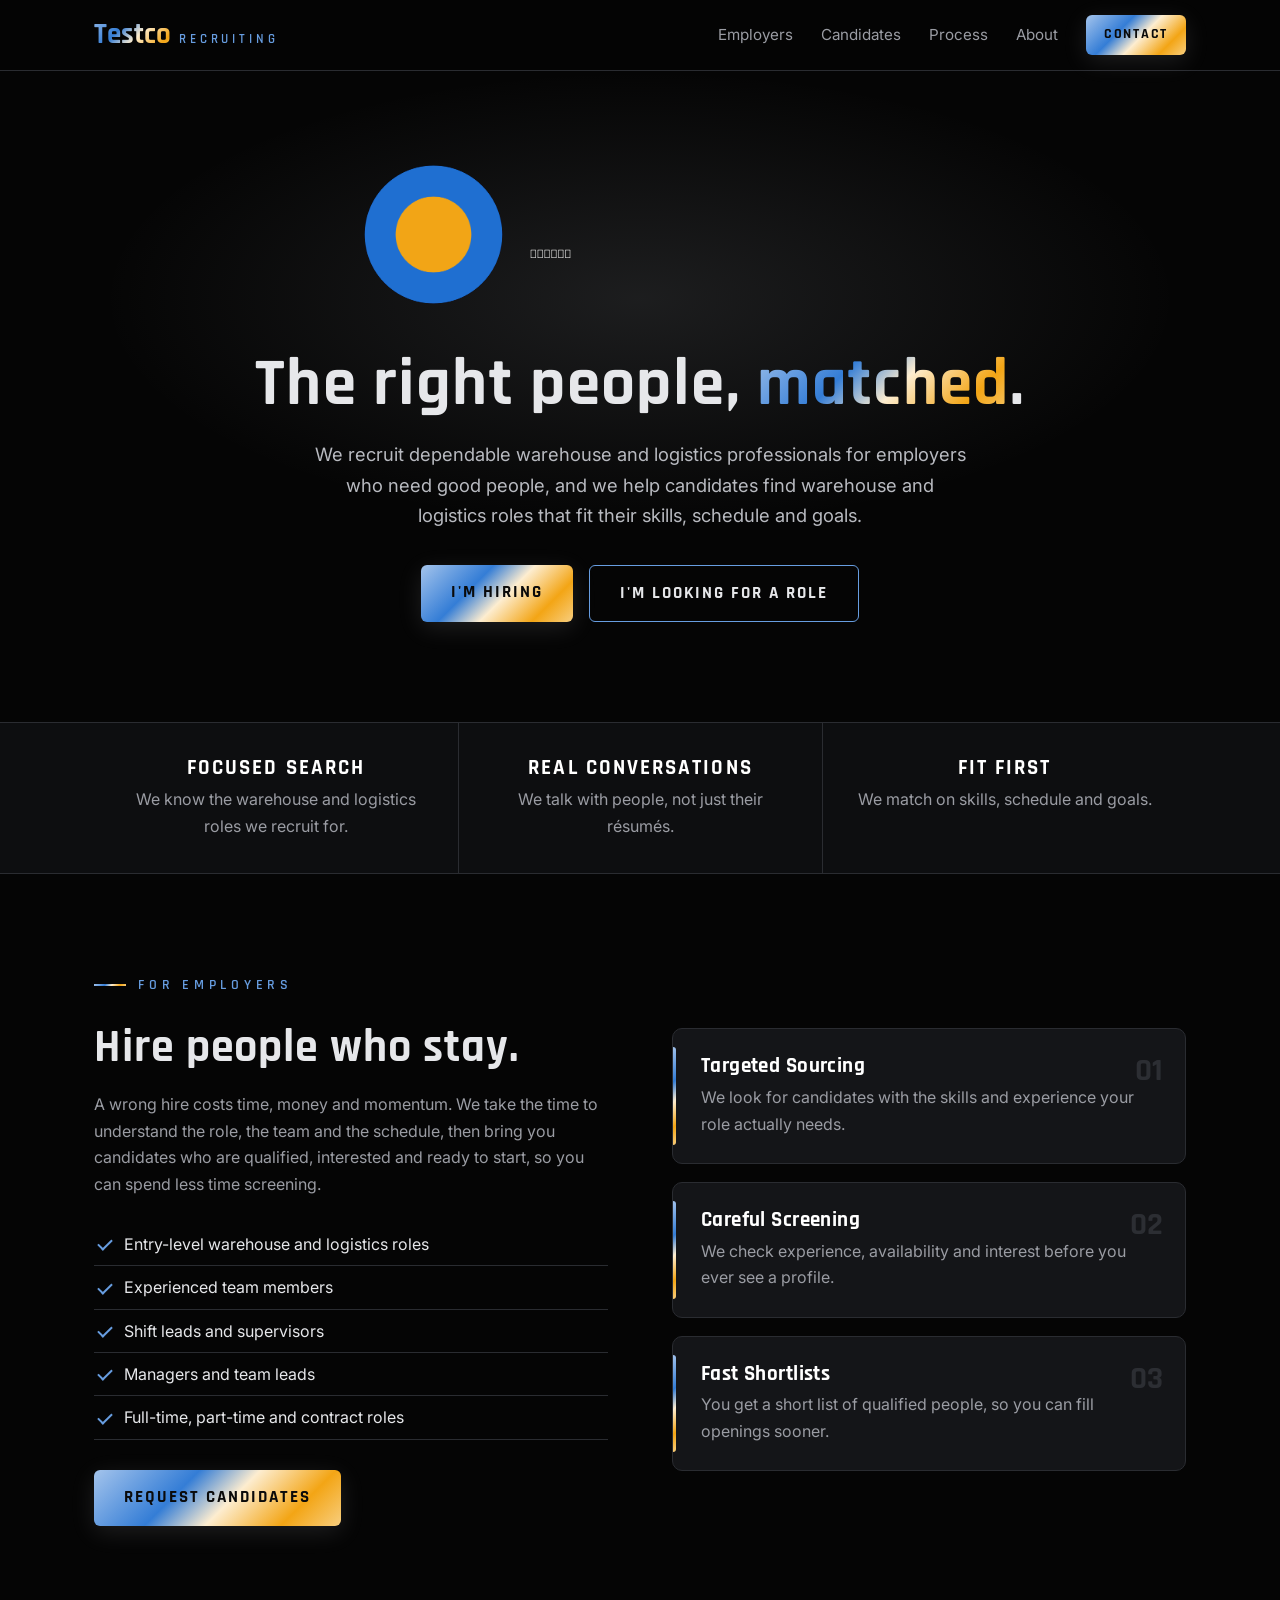
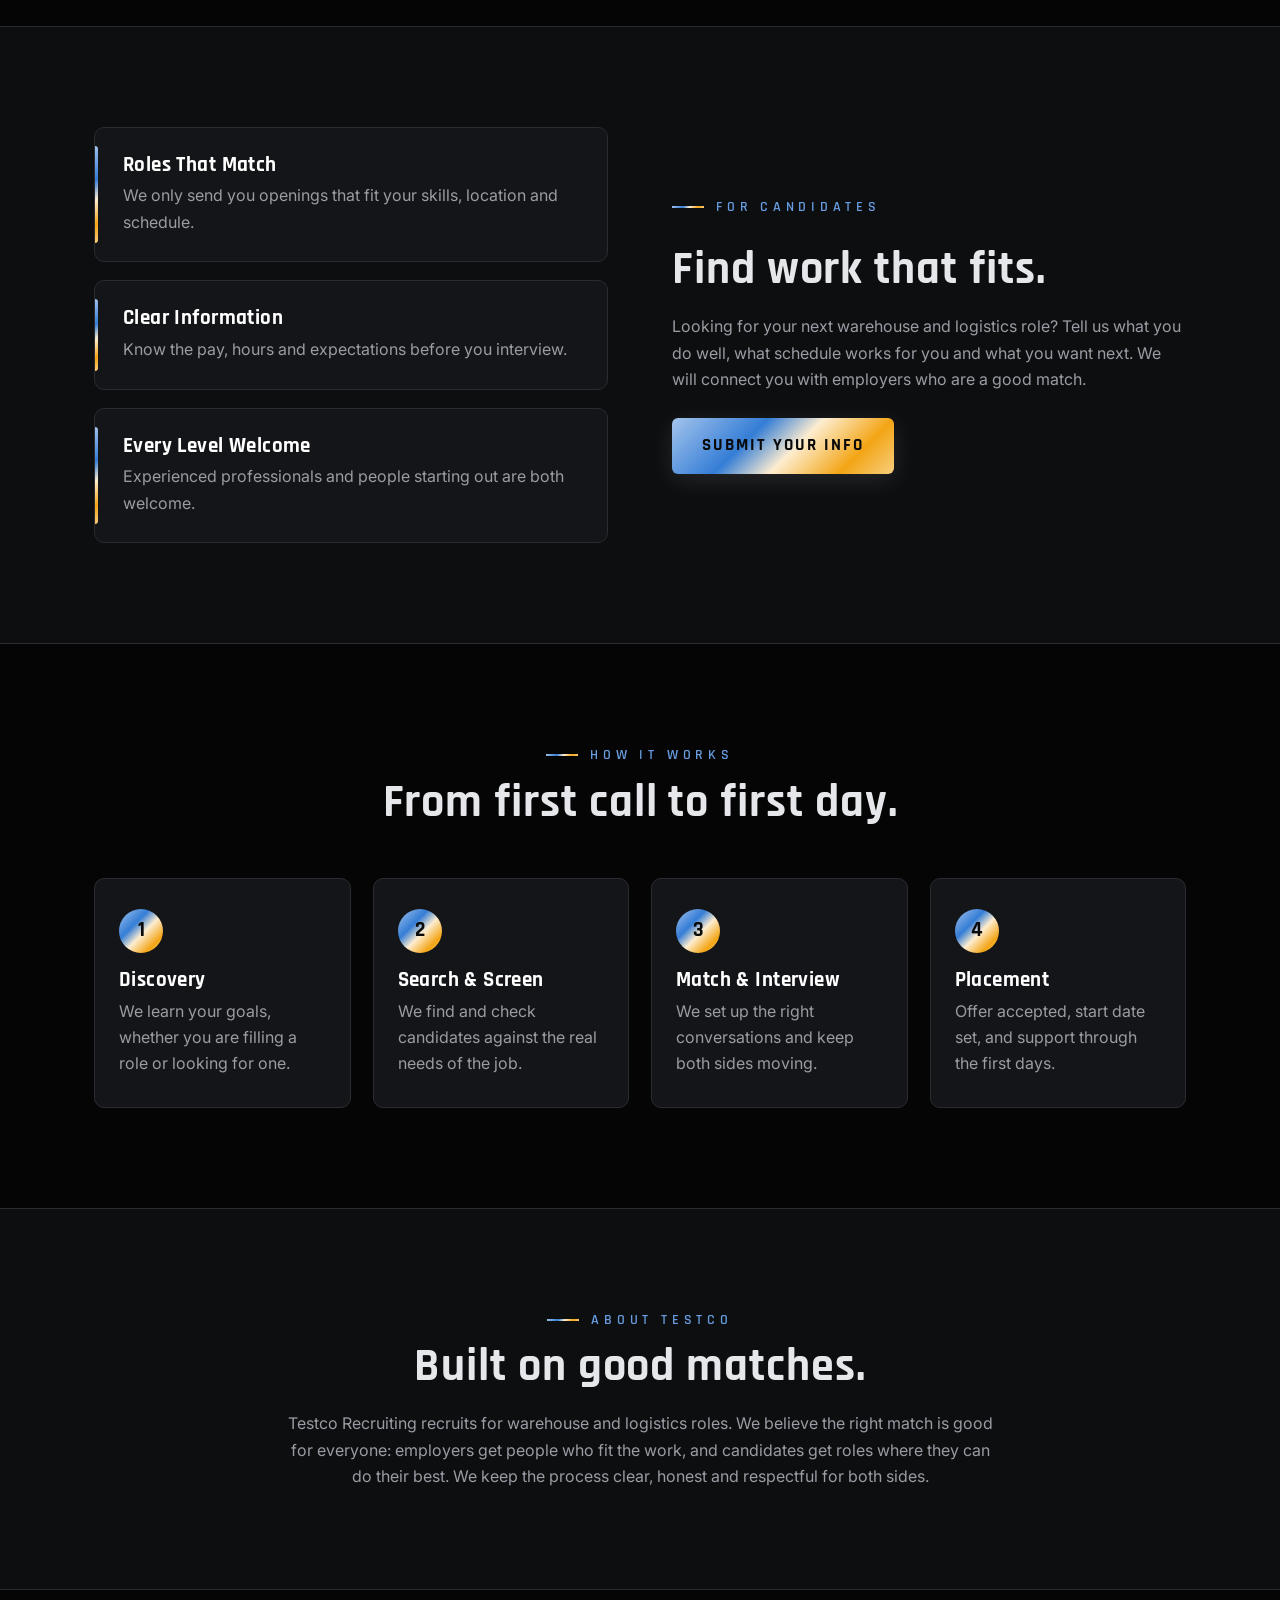
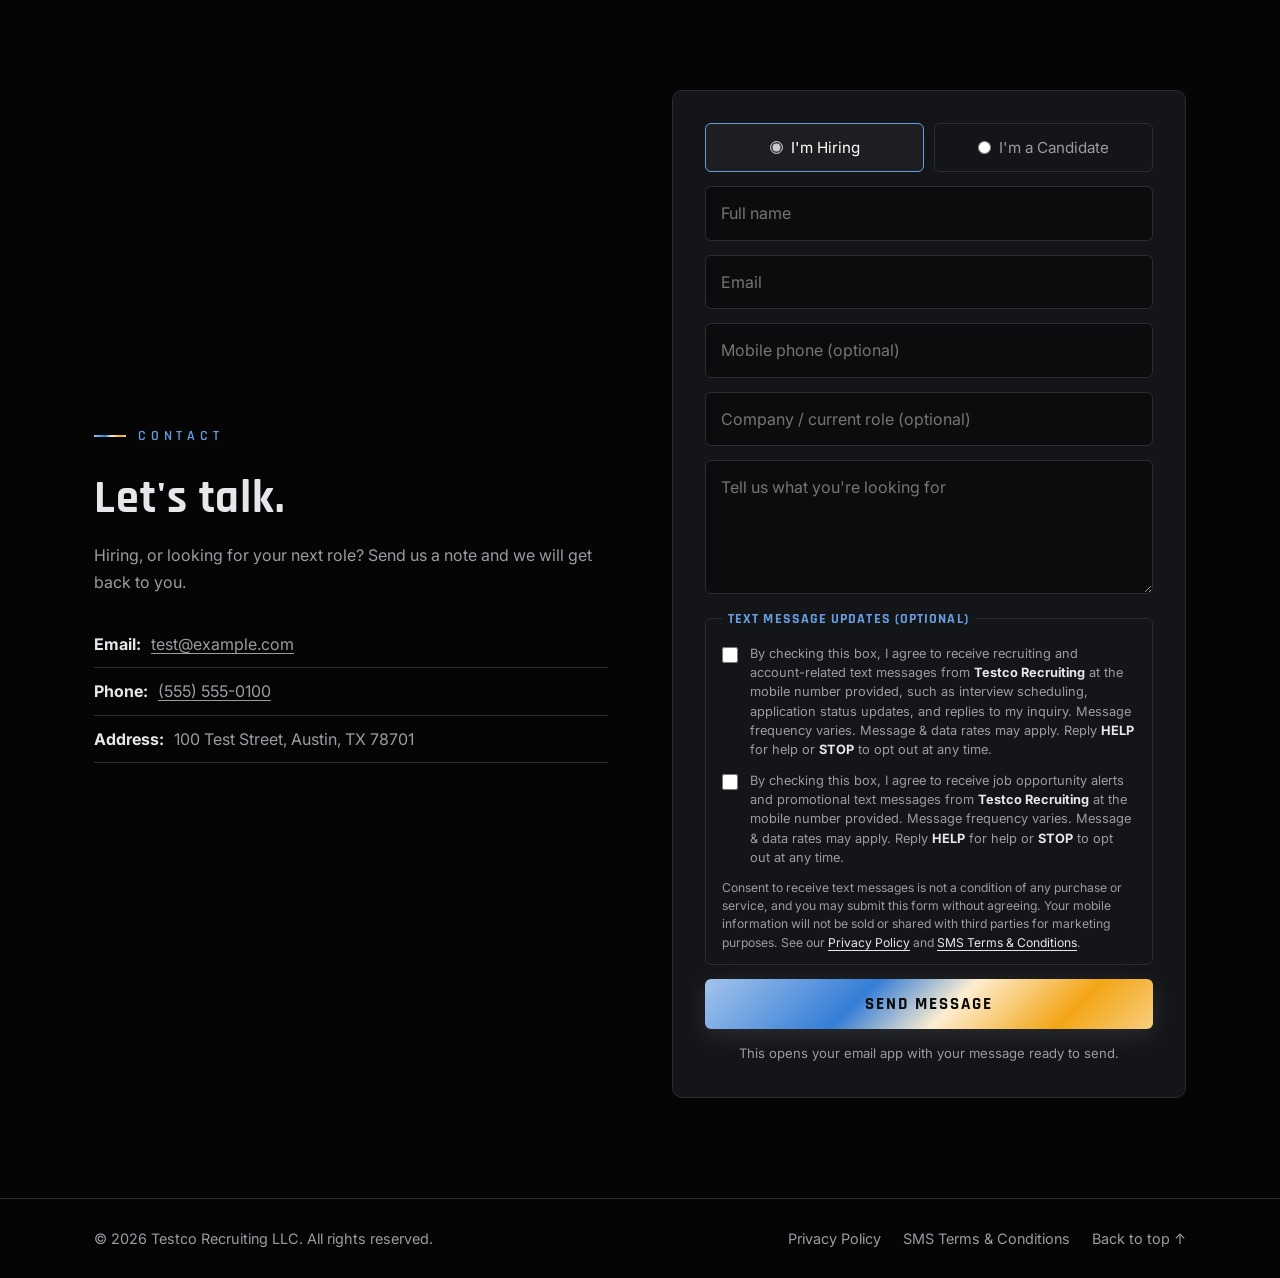
<file: index.html>
<!DOCTYPE html>
<html lang="en">
<head>
  <meta charset="UTF-8">
  <meta name="viewport" content="width=device-width, initial-scale=1.0">
  <title>Testco Recruiting | Warehouse and Logistics Recruiting</title>
  <meta name="description" content="Testco Recruiting connects employers with dependable warehouse and logistics professionals, and helps candidates find warehouse and logistics roles that fit their skills and goals.">
  <link rel="icon" href="assets/favicon.png" type="image/png">
  <link rel="apple-touch-icon" href="assets/apple-touch-icon.png">
  <link rel="preconnect" href="https://fonts.googleapis.com">
  <link rel="preconnect" href="https://fonts.gstatic.com" crossorigin>
  <link href="https://fonts.googleapis.com/css2?family=Rajdhani:wght@500;600;700&family=Inter:wght@400;500;600&display=swap" rel="stylesheet">
  <link rel="stylesheet" href="styles.css">
  <link rel="canonical" href="https://rh-test-mwv553a9.sites.recruithopper.com/">
</head>
<body>

  <header class="nav" id="top">
    <div class="container nav-inner">
      <a href="#top" class="brand" aria-label="Testco Recruiting home">
        <span class="brand-mark">Testco</span>
        <span class="brand-sub">Recruiting</span>
      </a>
      <button class="nav-toggle" aria-label="Open menu" aria-expanded="false">
        <span></span><span></span><span></span>
      </button>
      <nav class="nav-links">
        <a href="#employers">Employers</a>
        <a href="#candidates">Candidates</a>
        <a href="#process">Process</a>
        <a href="#about">About</a>
        <a href="#contact" class="btn btn-small">Contact</a>
      </nav>
    </div>
  </header>

  <main>
    <!-- HERO -->
    <section class="hero">
      <div class="hero-glow"></div>
      <div class="container hero-inner">
        <img src="assets/logo.png" alt="Testco Recruiting logo" class="hero-logo">
        <h1>The right people, <span class="metal">matched</span>.</h1>
        <p class="lead">We recruit dependable warehouse and logistics professionals for employers who need good people, and we help candidates find warehouse and logistics roles that fit their skills, schedule and goals.</p>
        <div class="hero-ctas">
          <a href="#employers" class="btn">I'm Hiring</a>
          <a href="#candidates" class="btn btn-outline">I'm Looking for a Role</a>
        </div>
      </div>
    </section>

    <!-- VALUE STRIP -->
    <section class="strip">
      <div class="container strip-grid">
        <div><h3>Focused Search</h3><p>We know the warehouse and logistics roles we recruit for.</p></div>
        <div><h3>Real Conversations</h3><p>We talk with people, not just their résumés.</p></div>
        <div><h3>Fit First</h3><p>We match on skills, schedule and goals.</p></div>
      </div>
    </section>

    <!-- EMPLOYERS -->
    <section class="section" id="employers">
      <div class="container two-col">
        <div>
          <p class="eyebrow">For Employers</p>
          <h2>Hire people who stay.</h2>
          <p>A wrong hire costs time, money and momentum. We take the time to understand the role, the team and the schedule, then bring you candidates who are qualified, interested and ready to start, so you can spend less time screening.</p>
          <ul class="checks">
            <li>Entry-level warehouse and logistics roles</li>
            <li>Experienced team members</li>
            <li>Shift leads and supervisors</li>
            <li>Managers and team leads</li>
            <li>Full-time, part-time and contract roles</li>
          </ul>
          <a href="#contact" class="btn">Request Candidates</a>
        </div>
        <div class="card-stack">
          <div class="card">
            <span class="card-num">01</span>
            <h3>Targeted Sourcing</h3>
            <p>We look for candidates with the skills and experience your role actually needs.</p>
          </div>
          <div class="card">
            <span class="card-num">02</span>
            <h3>Careful Screening</h3>
            <p>We check experience, availability and interest before you ever see a profile.</p>
          </div>
          <div class="card">
            <span class="card-num">03</span>
            <h3>Fast Shortlists</h3>
            <p>You get a short list of qualified people, so you can fill openings sooner.</p>
          </div>
        </div>
      </div>
    </section>

    <!-- CANDIDATES -->
    <section class="section section-alt" id="candidates">
      <div class="container two-col reverse">
        <div class="card-stack">
          <div class="card">
            <h3>Roles That Match</h3>
            <p>We only send you openings that fit your skills, location and schedule.</p>
          </div>
          <div class="card">
            <h3>Clear Information</h3>
            <p>Know the pay, hours and expectations before you interview.</p>
          </div>
          <div class="card">
            <h3>Every Level Welcome</h3>
            <p>Experienced professionals and people starting out are both welcome.</p>
          </div>
        </div>
        <div>
          <p class="eyebrow">For Candidates</p>
          <h2>Find work that fits.</h2>
          <p>Looking for your next warehouse and logistics role? Tell us what you do well, what schedule works for you and what you want next. We will connect you with employers who are a good match.</p>
          <a href="#contact" class="btn">Submit Your Info</a>
        </div>
      </div>
    </section>

    <!-- PROCESS -->
    <section class="section" id="process">
      <div class="container">
        <p class="eyebrow center">How It Works</p>
        <h2 class="center">From first call to first day.</h2>
        <div class="steps">
          <div class="step"><span>1</span><h3>Discovery</h3><p>We learn your goals, whether you are filling a role or looking for one.</p></div>
          <div class="step"><span>2</span><h3>Search &amp; Screen</h3><p>We find and check candidates against the real needs of the job.</p></div>
          <div class="step"><span>3</span><h3>Match &amp; Interview</h3><p>We set up the right conversations and keep both sides moving.</p></div>
          <div class="step"><span>4</span><h3>Placement</h3><p>Offer accepted, start date set, and support through the first days.</p></div>
        </div>
      </div>
    </section>

    <!-- ABOUT -->
    <section class="section section-alt" id="about">
      <div class="container narrow center">
        <p class="eyebrow">About Testco</p>
        <h2>Built on good matches.</h2>
        <p>Testco Recruiting recruits for warehouse and logistics roles. We believe the right match is good for everyone: employers get people who fit the work, and candidates get roles where they can do their best. We keep the process clear, honest and respectful for both sides.</p>
      </div>
    </section>

    <!-- CONTACT -->
    <section class="section" id="contact">
      <div class="container two-col">
        <div>
          <p class="eyebrow">Contact</p>
          <h2>Let's talk.</h2>
          <p>Hiring, or looking for your next role? Send us a note and we will get back to you.</p>
          <ul class="contact-list">
            <li><strong>Email:</strong> <a href="mailto:test@example.com" class="js-email">test@example.com</a></li>
            <li><strong>Phone:</strong> <span class="js-phone"><a href="tel:+15555550100">(555) 555-0100</a></span></li>
            <li><strong>Address:</strong> <span class="js-address">100 Test Street, Austin, TX 78701</span></li>
          </ul>
        </div>
        <form class="contact-form" id="contactForm">
          <div class="toggle">
            <label><input type="radio" name="type" value="Employer" checked> I'm Hiring</label>
            <label><input type="radio" name="type" value="Candidate"> I'm a Candidate</label>
          </div>
          <input type="text" name="name" placeholder="Full name" required>
          <input type="email" name="email" placeholder="Email" required>
          <input type="tel" name="phone" placeholder="Mobile phone (optional)">
          <input type="text" name="company" placeholder="Company / current role (optional)">
          <textarea name="message" rows="4" placeholder="Tell us what you're looking for" required></textarea>

          <!-- SMS opt-in (10DLC / A2P compliant): optional, unchecked by default, not required to submit -->
          <fieldset class="consent">
            <legend>Text message updates (optional)</legend>
            <label class="consent-item">
              <input type="checkbox" name="sms_consent_service" value="yes">
              <span>By checking this box, I agree to receive recruiting and account-related text messages from <strong>Testco Recruiting</strong> at the mobile number provided, such as interview scheduling, application status updates, and replies to my inquiry. Message frequency varies. Message &amp; data rates may apply. Reply <strong>HELP</strong> for help or <strong>STOP</strong> to opt out at any time.</span>
            </label>
            <label class="consent-item">
              <input type="checkbox" name="sms_consent_marketing" value="yes">
              <span>By checking this box, I agree to receive job opportunity alerts and promotional text messages from <strong>Testco Recruiting</strong> at the mobile number provided. Message frequency varies. Message &amp; data rates may apply. Reply <strong>HELP</strong> for help or <strong>STOP</strong> to opt out at any time.</span>
            </label>
            <p class="consent-note">Consent to receive text messages is not a condition of any purchase or service, and you may submit this form without agreeing. Your mobile information will not be sold or shared with third parties for marketing purposes. See our <a href="privacy.html">Privacy Policy</a> and <a href="terms.html">SMS Terms &amp; Conditions</a>.</p>
          </fieldset>

          <button type="submit" class="btn btn-full">Send Message</button>
          <p class="form-note">This opens your email app with your message ready to send.</p>
        </form>
      </div>
    </section>
  </main>

  <footer class="footer">
    <div class="container footer-inner">
      <span>&copy; <span id="year"></span> <span class="js-legal-name">Testco Recruiting LLC</span>. All rights reserved.</span>
      <nav class="footer-links">
        <a href="privacy.html">Privacy Policy</a>
        <a href="terms.html">SMS Terms &amp; Conditions</a>
        <a href="#top">Back to top &uarr;</a>
      </nav>
    </div>
  </footer>

  <script src="script.js"></script>
</body>
</html>
</file>
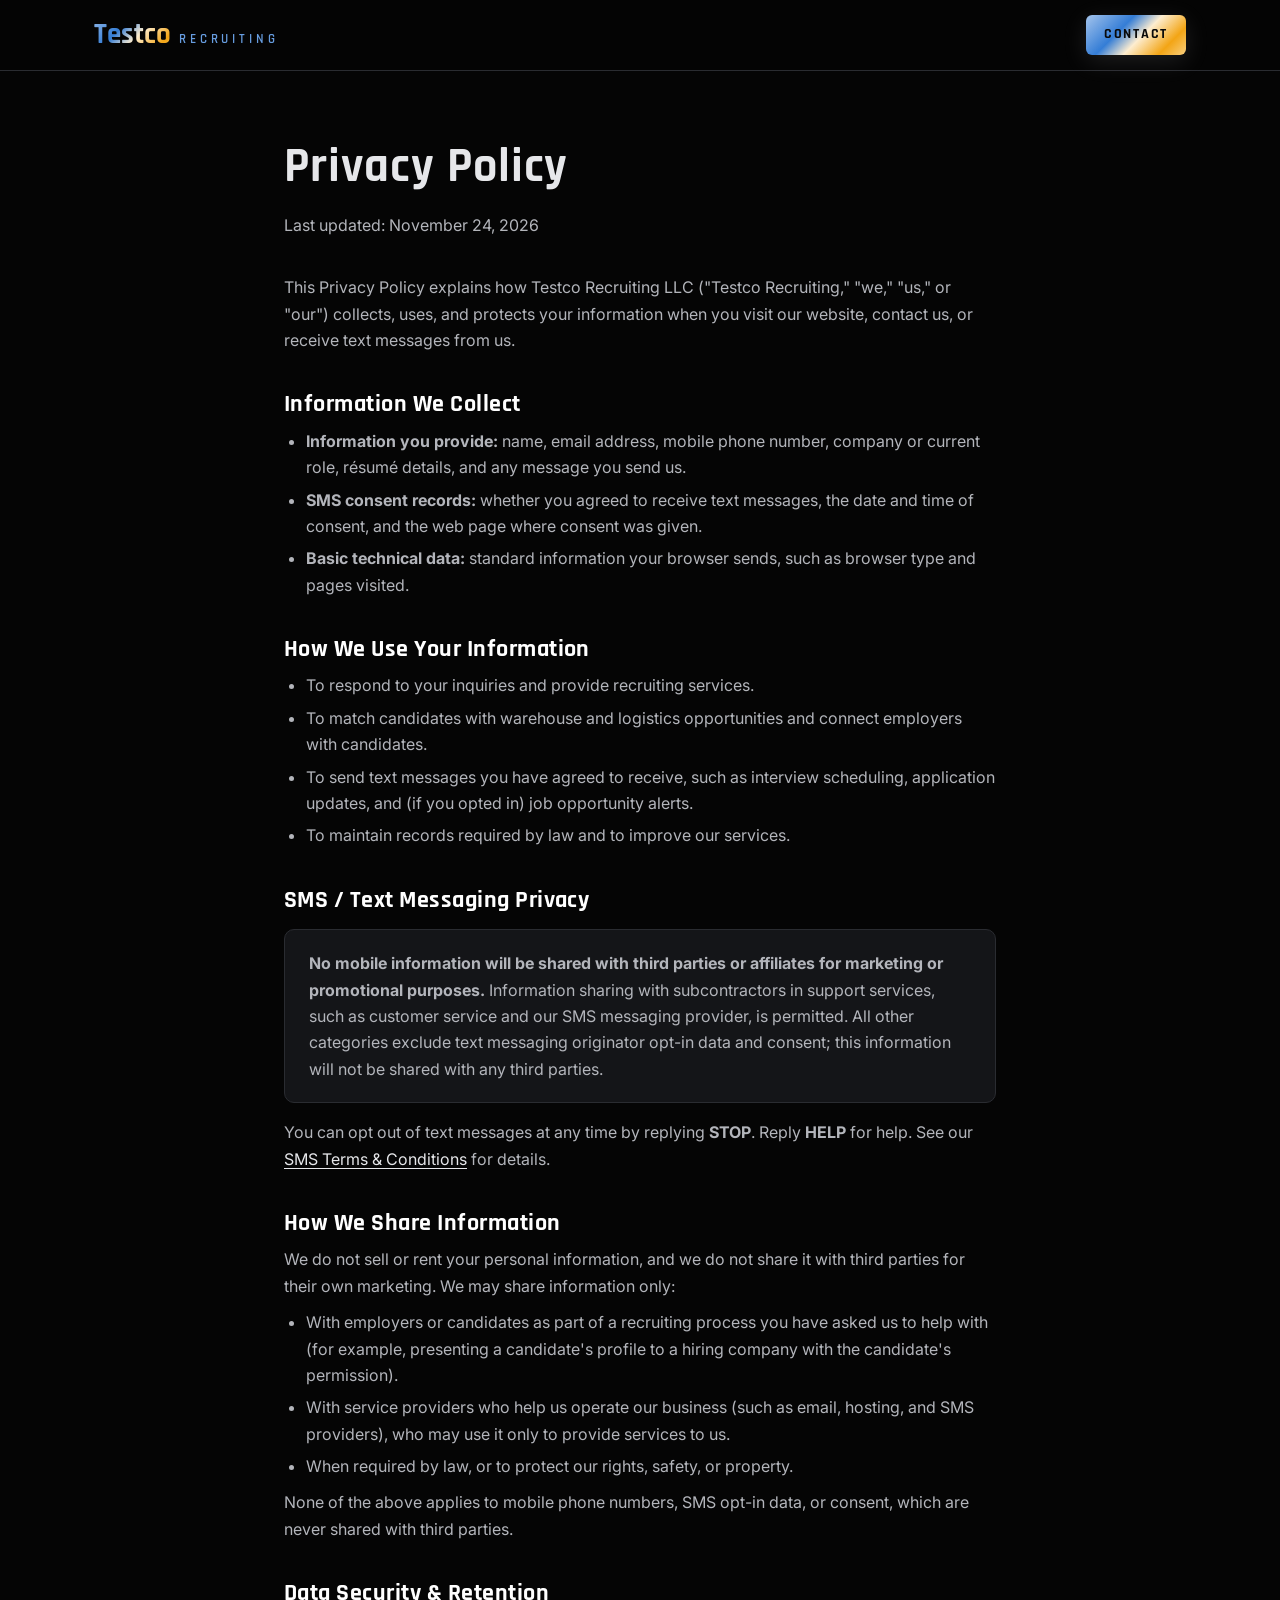
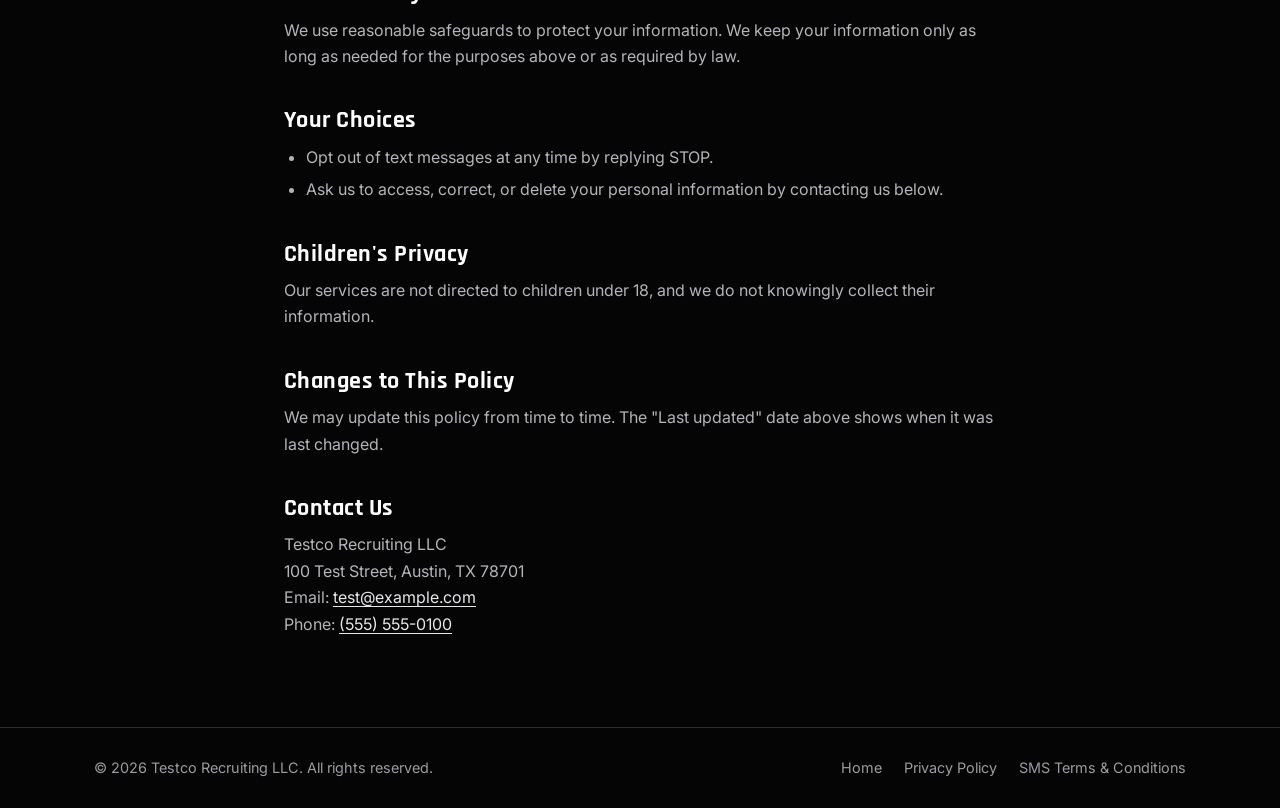
<file: privacy.html>
<!DOCTYPE html>
<html lang="en">
<head>
  <meta charset="UTF-8">
  <meta name="viewport" content="width=device-width, initial-scale=1.0">
  <title>Privacy Policy | Testco Recruiting</title>
  <link rel="icon" href="assets/favicon.png" type="image/png">
  <link rel="apple-touch-icon" href="assets/apple-touch-icon.png">
  <link href="https://fonts.googleapis.com/css2?family=Rajdhani:wght@500;600;700&family=Inter:wght@400;500;600&display=swap" rel="stylesheet">
  <link rel="stylesheet" href="styles.css">
  <link rel="canonical" href="https://rh-test-mwv553a9.sites.recruithopper.com/privacy.html">
</head>
<body>
  <header class="nav">
    <div class="container nav-inner">
      <a href="index.html" class="brand" aria-label="Testco Recruiting home">
        <span class="brand-mark">Testco</span><span class="brand-sub">Recruiting</span>
      </a>
      <nav class="nav-links" style="position:static;max-height:none;flex-direction:row;background:none;border:0">
        <a href="index.html#contact" class="btn btn-small">Contact</a>
      </nav>
    </div>
  </header>

  <main class="legal">
    <div class="container narrow">
      <h1>Privacy Policy</h1>
      <p class="updated">Last updated: November 24, 2026</p>

      <p>This Privacy Policy explains how <span class="js-legal-name">Testco Recruiting LLC</span> ("Testco Recruiting," "we," "us," or "our") collects, uses, and protects your information when you visit our website, contact us, or receive text messages from us.</p>

      <h2>Information We Collect</h2>
      <ul>
        <li><strong>Information you provide:</strong> name, email address, mobile phone number, company or current role, résumé details, and any message you send us.</li>
        <li><strong>SMS consent records:</strong> whether you agreed to receive text messages, the date and time of consent, and the web page where consent was given.</li>
        <li><strong>Basic technical data:</strong> standard information your browser sends, such as browser type and pages visited.</li>
      </ul>

      <h2>How We Use Your Information</h2>
      <ul>
        <li>To respond to your inquiries and provide recruiting services.</li>
        <li>To match candidates with warehouse and logistics opportunities and connect employers with candidates.</li>
        <li>To send text messages you have agreed to receive, such as interview scheduling, application updates, and (if you opted in) job opportunity alerts.</li>
        <li>To maintain records required by law and to improve our services.</li>
      </ul>

      <h2>SMS / Text Messaging Privacy</h2>
      <div class="box">
        <p><strong>No mobile information will be shared with third parties or affiliates for marketing or promotional purposes.</strong> Information sharing with subcontractors in support services, such as customer service and our SMS messaging provider, is permitted. All other categories exclude text messaging originator opt-in data and consent; this information will not be shared with any third parties.</p>
      </div>
      <p>You can opt out of text messages at any time by replying <strong>STOP</strong>. Reply <strong>HELP</strong> for help. See our <a href="terms.html">SMS Terms &amp; Conditions</a> for details.</p>

      <h2>How We Share Information</h2>
      <p>We do not sell or rent your personal information, and we do not share it with third parties for their own marketing. We may share information only:</p>
      <ul>
        <li>With employers or candidates as part of a recruiting process you have asked us to help with (for example, presenting a candidate's profile to a hiring company with the candidate's permission).</li>
        <li>With service providers who help us operate our business (such as email, hosting, and SMS providers), who may use it only to provide services to us.</li>
        <li>When required by law, or to protect our rights, safety, or property.</li>
      </ul>
      <p>None of the above applies to mobile phone numbers, SMS opt-in data, or consent, which are never shared with third parties.</p>

      <h2>Data Security &amp; Retention</h2>
      <p>We use reasonable safeguards to protect your information. We keep your information only as long as needed for the purposes above or as required by law.</p>

      <h2>Your Choices</h2>
      <ul>
        <li>Opt out of text messages at any time by replying STOP.</li>
        <li>Ask us to access, correct, or delete your personal information by contacting us below.</li>
      </ul>

      <h2>Children's Privacy</h2>
      <p>Our services are not directed to children under 18, and we do not knowingly collect their information.</p>

      <h2>Changes to This Policy</h2>
      <p>We may update this policy from time to time. The "Last updated" date above shows when it was last changed.</p>

      <h2>Contact Us</h2>
      <p>
        <span class="js-legal-name">Testco Recruiting LLC</span><br>
        <span class="js-address">100 Test Street, Austin, TX 78701</span><br>
        Email: <a href="mailto:test@example.com" class="js-email">test@example.com</a><br>
        Phone: <span class="js-phone"><a href="tel:+15555550100">(555) 555-0100</a></span>
      </p>
    </div>
  </main>

  <footer class="footer">
    <div class="container footer-inner">
      <span>&copy; <span id="year"></span> <span class="js-legal-name">Testco Recruiting LLC</span>. All rights reserved.</span>
      <nav class="footer-links">
        <a href="index.html">Home</a>
        <a href="privacy.html">Privacy Policy</a>
        <a href="terms.html">SMS Terms &amp; Conditions</a>
      </nav>
    </div>
  </footer>
  <script src="script.js"></script>
</body>
</html>
</file>
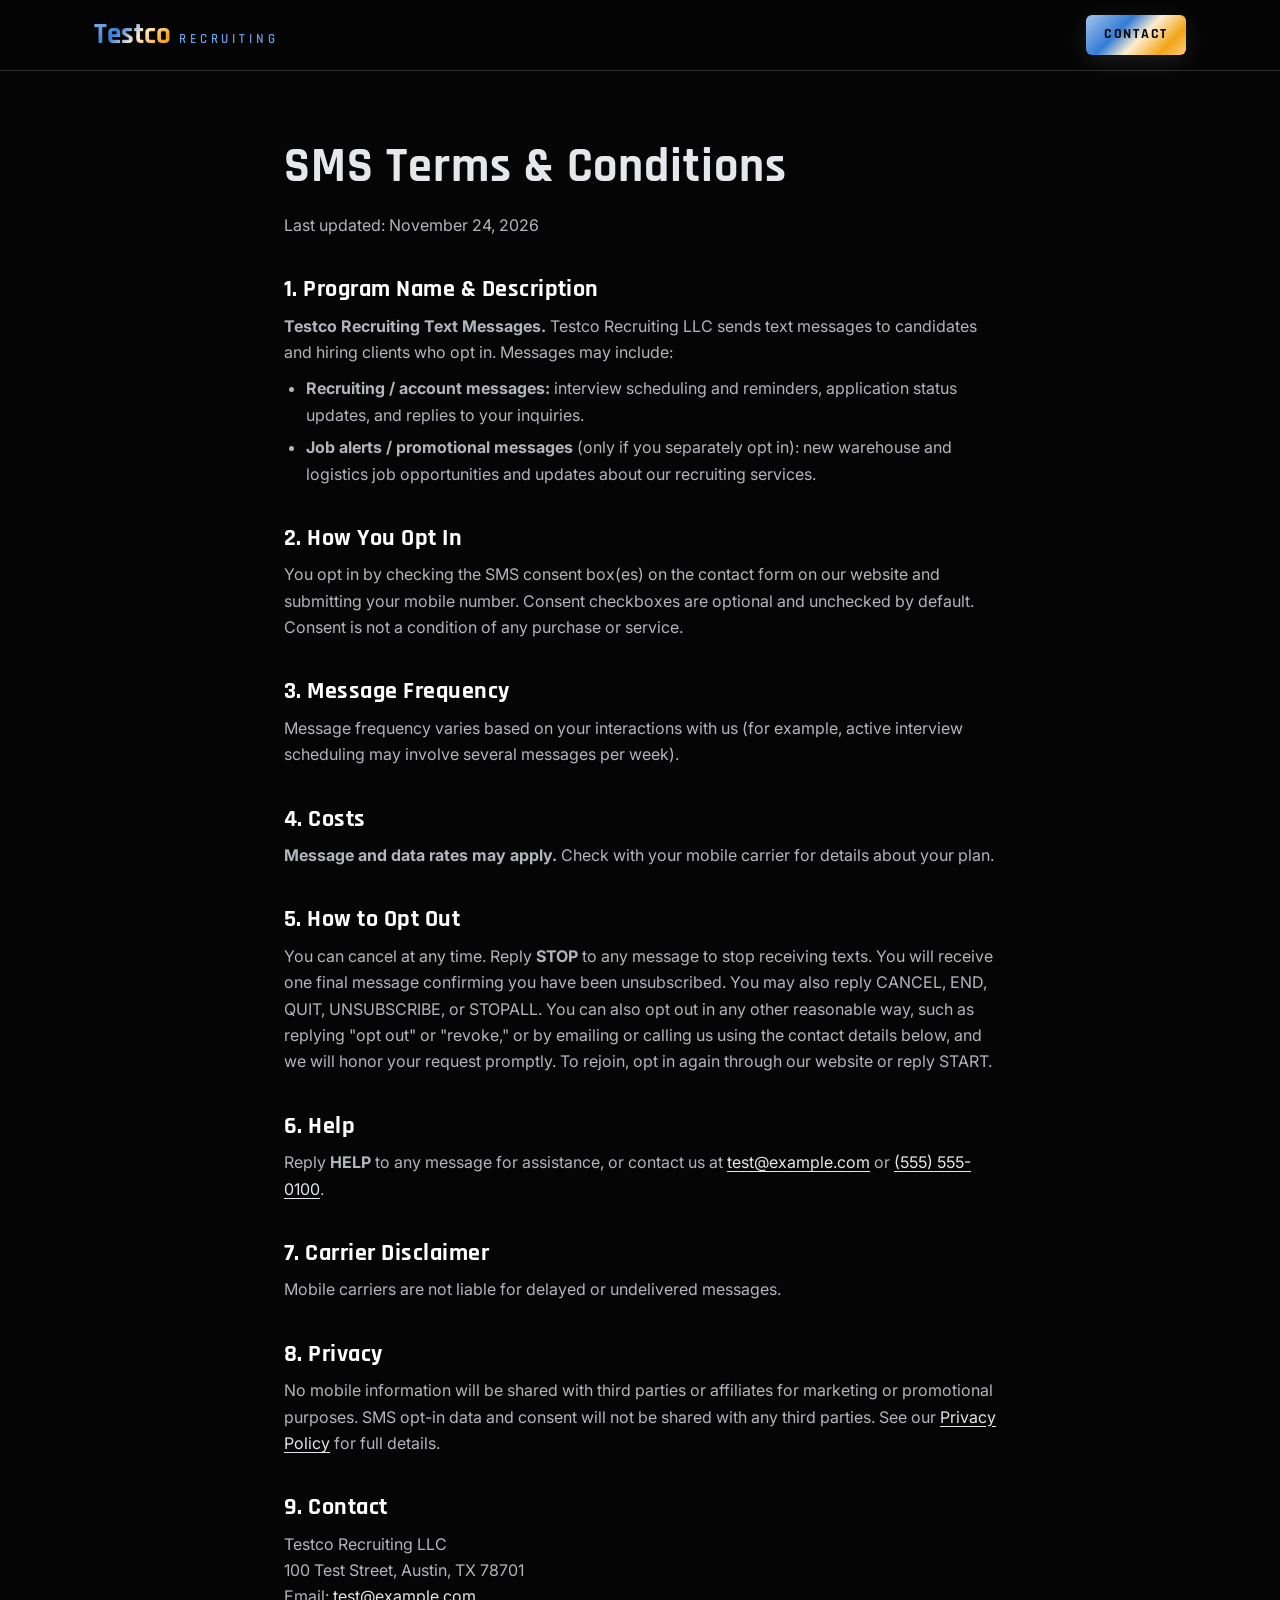
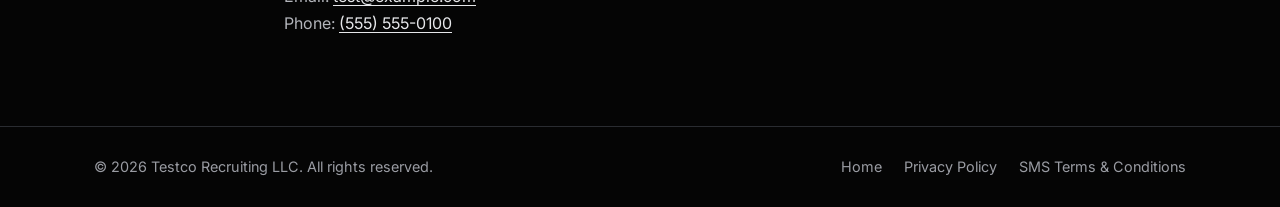
<file: terms.html>
<!DOCTYPE html>
<html lang="en">
<head>
  <meta charset="UTF-8">
  <meta name="viewport" content="width=device-width, initial-scale=1.0">
  <title>SMS Terms &amp; Conditions | Testco Recruiting</title>
  <link rel="icon" href="assets/favicon.png" type="image/png">
  <link rel="apple-touch-icon" href="assets/apple-touch-icon.png">
  <link href="https://fonts.googleapis.com/css2?family=Rajdhani:wght@500;600;700&family=Inter:wght@400;500;600&display=swap" rel="stylesheet">
  <link rel="stylesheet" href="styles.css">
  <link rel="canonical" href="https://rh-test-mwv553a9.sites.recruithopper.com/terms.html">
</head>
<body>
  <header class="nav">
    <div class="container nav-inner">
      <a href="index.html" class="brand" aria-label="Testco Recruiting home">
        <span class="brand-mark">Testco</span><span class="brand-sub">Recruiting</span>
      </a>
      <nav class="nav-links" style="position:static;max-height:none;flex-direction:row;background:none;border:0">
        <a href="index.html#contact" class="btn btn-small">Contact</a>
      </nav>
    </div>
  </header>

  <main class="legal">
    <div class="container narrow">
      <h1>SMS Terms &amp; Conditions</h1>
      <p class="updated">Last updated: November 24, 2026</p>

      <h2>1. Program Name &amp; Description</h2>
      <p><strong>Testco Recruiting Text Messages.</strong> <span class="js-legal-name">Testco Recruiting LLC</span> sends text messages to candidates and hiring clients who opt in. Messages may include:</p>
      <ul>
        <li><strong>Recruiting / account messages:</strong> interview scheduling and reminders, application status updates, and replies to your inquiries.</li>
        <li><strong>Job alerts / promotional messages</strong> (only if you separately opt in): new warehouse and logistics job opportunities and updates about our recruiting services.</li>
      </ul>

      <h2>2. How You Opt In</h2>
      <p>You opt in by checking the SMS consent box(es) on the contact form on our website and submitting your mobile number. Consent checkboxes are optional and unchecked by default. Consent is not a condition of any purchase or service.</p>

      <h2>3. Message Frequency</h2>
      <p>Message frequency varies based on your interactions with us (for example, active interview scheduling may involve several messages per week).</p>

      <h2>4. Costs</h2>
      <p><strong>Message and data rates may apply.</strong> Check with your mobile carrier for details about your plan.</p>

      <h2>5. How to Opt Out</h2>
      <p>You can cancel at any time. Reply <strong>STOP</strong> to any message to stop receiving texts. You will receive one final message confirming you have been unsubscribed. You may also reply CANCEL, END, QUIT, UNSUBSCRIBE, or STOPALL. You can also opt out in any other reasonable way, such as replying "opt out" or "revoke," or by emailing or calling us using the contact details below, and we will honor your request promptly. To rejoin, opt in again through our website or reply START.</p>

      <h2>6. Help</h2>
      <p>Reply <strong>HELP</strong> to any message for assistance, or contact us at <a href="mailto:test@example.com" class="js-email">test@example.com</a> or <span class="js-phone"><a href="tel:+15555550100">(555) 555-0100</a></span>.</p>

      <h2>7. Carrier Disclaimer</h2>
      <p>Mobile carriers are not liable for delayed or undelivered messages.</p>

      <h2>8. Privacy</h2>
      <p>No mobile information will be shared with third parties or affiliates for marketing or promotional purposes. SMS opt-in data and consent will not be shared with any third parties. See our <a href="privacy.html">Privacy Policy</a> for full details.</p>

      <h2>9. Contact</h2>
      <p>
        <span class="js-legal-name">Testco Recruiting LLC</span><br>
        <span class="js-address">100 Test Street, Austin, TX 78701</span><br>
        Email: <a href="mailto:test@example.com" class="js-email">test@example.com</a><br>
        Phone: <span class="js-phone"><a href="tel:+15555550100">(555) 555-0100</a></span>
      </p>
    </div>
  </main>

  <footer class="footer">
    <div class="container footer-inner">
      <span>&copy; <span id="year"></span> <span class="js-legal-name">Testco Recruiting LLC</span>. All rights reserved.</span>
      <nav class="footer-links">
        <a href="index.html">Home</a>
        <a href="privacy.html">Privacy Policy</a>
        <a href="terms.html">SMS Terms &amp; Conditions</a>
      </nav>
    </div>
  </footer>
  <script src="script.js"></script>
</body>
</html>
</file>
<file: styles.css>
:root {
  --bg: #050505;
  --bg-alt: #0d0e10;
  --panel: #141518;
  --line: #2a2c31;
  --text: #e6e7ea;
  --muted: #9a9ca3;
  --silver: linear-gradient(135deg, #a4c4ec 0%, #347dd6 35%, #fdedd0 55%, #f3a515 80%, #f8ce7e 100%);
  --silver-flat: #679de0;
  --radius: 10px;
  --max: 1140px;
}

* { box-sizing: border-box; margin: 0; padding: 0; }
html { scroll-behavior: smooth; scroll-padding-top: 80px; }
body {
  font-family: "Inter", system-ui, -apple-system, Segoe UI, sans-serif;
  background: var(--bg);
  color: var(--text);
  line-height: 1.65;
  -webkit-font-smoothing: antialiased;
}
img { max-width: 100%; display: block; }
a { color: inherit; text-decoration: none; }

.container { width: 100%; max-width: var(--max); margin: 0 auto; padding: 0 24px; }
.narrow { max-width: 760px; }
.center { text-align: center; }

h1, h2, h3 {
  font-family: "Rajdhani", "Inter", sans-serif;
  font-weight: 700;
  letter-spacing: 0.02em;
  line-height: 1.1;
}
h1 { font-size: clamp(2.4rem, 6vw, 4.2rem); margin-bottom: 18px; }
h2 { font-size: clamp(2rem, 4vw, 2.9rem); margin-bottom: 18px; }
h3 { font-size: 1.3rem; margin-bottom: 6px; }
p { color: var(--muted); }

.metal {
  background: var(--silver);
  -webkit-background-clip: text;
  background-clip: text;
  color: transparent;
}

.eyebrow {
  font-family: "Rajdhani", sans-serif;
  text-transform: uppercase;
  letter-spacing: 0.35em;
  font-size: 0.85rem;
  font-weight: 600;
  color: var(--silver-flat);
  margin-bottom: 10px;
  display: flex;
  align-items: center;
  gap: 12px;
}
.eyebrow::before { content: ""; width: 32px; height: 2px; background: var(--silver); }
.eyebrow.center, .center .eyebrow { justify-content: center; }

/* Buttons */
.btn {
  display: inline-block;
  font-family: "Rajdhani", sans-serif;
  font-weight: 700;
  font-size: 1.05rem;
  letter-spacing: 0.12em;
  text-transform: uppercase;
  padding: 14px 30px;
  border-radius: 6px;
  background: var(--silver);
  color: #0a0a0a;
  border: none;
  cursor: pointer;
  transition: transform .2s ease, box-shadow .2s ease;
  box-shadow: 0 6px 24px rgba(220, 224, 230, 0.12);
}
.btn:hover { transform: translateY(-2px); box-shadow: 0 10px 30px rgba(220, 224, 230, 0.25); }
.btn-outline {
  background: transparent;
  color: var(--text);
  border: 1px solid var(--silver-flat);
  box-shadow: none;
}
.btn-outline:hover { background: rgba(255,255,255,0.06); }
.btn-small { padding: 8px 18px; font-size: 0.9rem; }
.btn-full { width: 100%; }

/* Nav */
.nav {
  position: sticky; top: 0; z-index: 50;
  background: rgba(5,5,5,0.82);
  backdrop-filter: blur(10px);
  border-bottom: 1px solid var(--line);
}
.nav-inner { display: flex; align-items: center; justify-content: space-between; height: 70px; }
.brand { display: flex; align-items: baseline; gap: 8px; }
.brand-mark {
  font-family: "Rajdhani", sans-serif; font-weight: 700; font-size: 1.8rem;
  background: var(--silver); -webkit-background-clip: text; background-clip: text; color: transparent;
}
.brand-sub {
  font-family: "Rajdhani", sans-serif; font-weight: 600; letter-spacing: 0.3em;
  text-transform: uppercase; font-size: 0.8rem; color: var(--silver-flat);
}
.nav-links { display: flex; align-items: center; gap: 28px; }
.nav-links a:not(.btn) {
  font-size: 0.95rem; color: var(--muted); transition: color .2s;
}
.nav-links a:not(.btn):hover { color: #fff; }
.nav-toggle { display: none; background: none; border: none; cursor: pointer; padding: 8px; }
.nav-toggle span { display: block; width: 24px; height: 2px; background: var(--text); margin: 5px 0; transition: .3s; }

/* Hero */
.hero {
  position: relative; overflow: hidden;
  padding: 60px 0 100px;
  text-align: center;
}
.hero-glow {
  position: absolute; inset: 0;
  background: radial-gradient(ellipse 60% 50% at 50% 35%, rgba(200,205,215,0.12), transparent 70%);
  pointer-events: none;
}
.hero-inner { position: relative; }
.hero-logo { width: min(620px, 100%); margin: 0 auto 10px; mix-blend-mode: lighten; }
.lead { font-size: 1.15rem; max-width: 660px; margin: 0 auto 34px; color: #b8bac0; }
.hero-ctas { display: flex; gap: 16px; justify-content: center; flex-wrap: wrap; }

/* Strip */
.strip { border-top: 1px solid var(--line); border-bottom: 1px solid var(--line); background: var(--bg-alt); }
.strip-grid { display: grid; grid-template-columns: repeat(3, 1fr); }
.strip-grid > div { padding: 34px 24px; text-align: center; }
.strip-grid > div + div { border-left: 1px solid var(--line); }
.strip-grid h3 { color: #fff; text-transform: uppercase; letter-spacing: 0.1em; }

/* Sections */
.section { padding: 100px 0; }
.section-alt { background: var(--bg-alt); border-top: 1px solid var(--line); border-bottom: 1px solid var(--line); }
.section p + p { margin-top: 14px; }
.two-col { display: grid; grid-template-columns: 1fr 1fr; gap: 64px; align-items: center; }
.two-col > div > p { margin-bottom: 26px; }

.checks { list-style: none; margin: 0 0 30px; }
.checks li { padding: 8px 0 8px 30px; position: relative; border-bottom: 1px solid var(--line); }
.checks li::before {
  content: ""; position: absolute; left: 4px; top: 50%;
  width: 12px; height: 6px; margin-top: -5px;
  border-left: 2px solid var(--silver-flat); border-bottom: 2px solid var(--silver-flat);
  transform: rotate(-45deg);
}

.card-stack { display: grid; gap: 18px; }
.card {
  position: relative;
  background: var(--panel);
  border: 1px solid var(--line);
  border-radius: var(--radius);
  padding: 26px 28px;
  transition: border-color .25s, transform .25s;
}
.card::before {
  content: ""; position: absolute; left: 0; top: 18px; bottom: 18px; width: 3px;
  background: var(--silver); border-radius: 0 3px 3px 0;
}
.card:hover { border-color: #4a4d54; transform: translateX(4px); }
.card h3 { color: #fff; }
.card-num {
  position: absolute; right: 22px; top: 16px;
  font-family: "Rajdhani", sans-serif; font-weight: 700; font-size: 2rem; color: #2c2e33;
}

/* Steps */
.steps { display: grid; grid-template-columns: repeat(4, 1fr); gap: 22px; margin-top: 50px; }
.step {
  background: var(--panel); border: 1px solid var(--line); border-radius: var(--radius);
  padding: 30px 24px;
}
.step span {
  display: inline-grid; place-items: center;
  width: 44px; height: 44px; border-radius: 50%;
  background: var(--silver); color: #0a0a0a;
  font-family: "Rajdhani", sans-serif; font-weight: 700; font-size: 1.3rem;
  margin-bottom: 16px;
}
.step h3 { color: #fff; }

/* Contact */
.contact-list { list-style: none; }
.contact-list li { padding: 10px 0; border-bottom: 1px solid var(--line); color: var(--muted); }
.contact-list strong { color: var(--text); margin-right: 6px; }
.contact-list a { text-decoration: underline; text-underline-offset: 3px; }

.contact-form {
  background: var(--panel); border: 1px solid var(--line); border-radius: var(--radius);
  padding: 32px; display: grid; gap: 14px;
}
.contact-form input[type="text"],
.contact-form input[type="email"],
.contact-form input[type="tel"],
.contact-form textarea {
  width: 100%; padding: 13px 15px;
  background: #0b0c0e; color: var(--text);
  border: 1px solid var(--line); border-radius: 6px;
  font: inherit; resize: vertical;
}
.contact-form input:focus, .contact-form textarea:focus { outline: none; border-color: var(--silver-flat); }
.toggle { display: grid; grid-template-columns: 1fr 1fr; gap: 10px; }
.toggle label {
  display: flex; align-items: center; justify-content: center; gap: 8px;
  padding: 11px; border: 1px solid var(--line); border-radius: 6px; cursor: pointer;
  font-size: 0.95rem; color: var(--muted);
}
.toggle label:has(input:checked) { border-color: var(--silver-flat); color: #fff; background: rgba(255,255,255,0.04); }
.toggle input { accent-color: #c9ccd1; }
.form-note { font-size: 0.82rem; text-align: center; }

/* Footer */
.footer { border-top: 1px solid var(--line); padding: 28px 0; font-size: 0.9rem; color: var(--muted); }
.footer-inner { display: flex; justify-content: space-between; flex-wrap: wrap; gap: 10px; }
.footer a:hover { color: #fff; }

/* Reveal animation */
.reveal { opacity: 0; transform: translateY(24px); transition: opacity .7s ease, transform .7s ease; }
.reveal.visible { opacity: 1; transform: none; }

/* Responsive */
@media (max-width: 900px) {
  .two-col { grid-template-columns: 1fr; gap: 40px; }
  .two-col.reverse > :first-child { order: 2; }
  .steps { grid-template-columns: 1fr 1fr; }
}
@media (max-width: 720px) {
  .nav-toggle { display: block; }
  .nav-links {
    position: absolute; top: 70px; left: 0; right: 0;
    flex-direction: column; gap: 0;
    background: #08090a; border-bottom: 1px solid var(--line);
    max-height: 0; overflow: hidden; transition: max-height .3s ease;
  }
  .nav-links.open { max-height: 400px; }
  .nav-links a { padding: 16px 24px; width: 100%; text-align: center; }
  .nav-links .btn-small { margin: 10px 24px 18px; width: calc(100% - 48px); }
  .strip-grid { grid-template-columns: 1fr; }
  .strip-grid > div + div { border-left: none; border-top: 1px solid var(--line); }
  .steps { grid-template-columns: 1fr; }
  .section { padding: 70px 0; }
  .contact-form { padding: 22px; }
}
@media (prefers-reduced-motion: reduce) {
  html { scroll-behavior: auto; }
  .reveal { opacity: 1; transform: none; transition: none; }
}

/* SMS consent */
.consent { border: 1px solid var(--line); border-radius: 6px; padding: 14px 16px 12px; display: grid; gap: 12px; }
.consent legend { padding: 0 6px; font-family: "Rajdhani", sans-serif; font-weight: 700; letter-spacing: .08em; text-transform: uppercase; font-size: .85rem; color: var(--silver-flat); }
.consent-item { display: grid; grid-template-columns: 18px 1fr; gap: 10px; align-items: start; font-size: .8rem; line-height: 1.5; color: var(--muted); cursor: pointer; }
.consent-item input { margin-top: 3px; width: 16px; height: 16px; accent-color: #c9ccd1; }
.consent-item strong { color: var(--text); }
.consent-note { font-size: .76rem; line-height: 1.5; }
.consent-note a, .legal a { text-decoration: underline; text-underline-offset: 3px; color: var(--text); }

/* Footer links */
.footer-links { display: flex; gap: 22px; flex-wrap: wrap; }

/* Legal pages */
.legal { padding: 70px 0 90px; }
.legal h1 { font-size: clamp(2rem, 5vw, 3rem); }
.legal .updated { margin-bottom: 36px; }
.legal h2 { font-size: 1.5rem; margin: 38px 0 10px; color: #fff; }
.legal p, .legal li { color: #b3b5bb; }
.legal ul { margin: 10px 0 10px 22px; }
.legal li { margin: 6px 0; }
.legal .box { background: var(--panel); border: 1px solid var(--line); border-radius: var(--radius); padding: 20px 24px; margin: 16px 0; }
</file>
